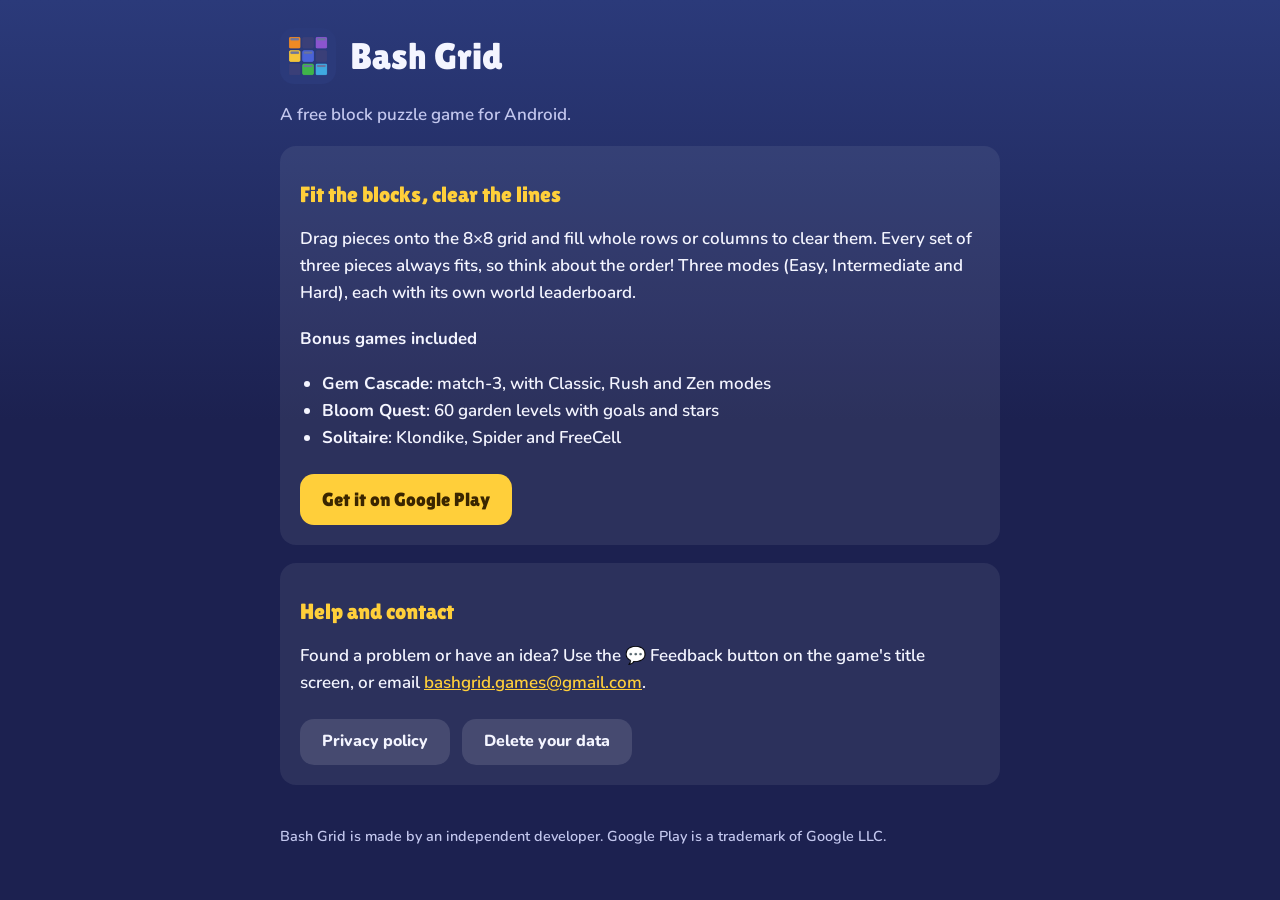
<file: index.html>
<!DOCTYPE html>
<html lang="en">
<head>
<meta charset="utf-8">
<meta name="viewport" content="width=device-width, initial-scale=1">
<title>Bash Grid - block puzzle game for Android</title>
<meta name="description" content="Bash Grid: a free block puzzle game for Android, with bonus games Gem Cascade, Bloom Quest and Solitaire.">
<link rel="icon" href="icon.png">
<link rel="stylesheet" href="style.css">
</head>
<body>
<main>
  <header><img src="icon.png" alt=""><h1>Bash Grid</h1></header>
  <p class="muted">A free block puzzle game for Android.</p>

  <div class="card">
    <h2>Fit the blocks, clear the lines</h2>
    <p>Drag pieces onto the 8×8 grid and fill whole rows or columns to clear them. Every set of three pieces always fits, so think about the order! Three modes (Easy, Intermediate and Hard), each with its own world leaderboard.</p>
    <h3>Bonus games included</h3>
    <ul>
      <li><b>Gem Cascade</b>: match-3, with Classic, Rush and Zen modes</li>
      <li><b>Bloom Quest</b>: 60 garden levels with goals and stars</li>
      <li><b>Solitaire</b>: Klondike, Spider and FreeCell</li>
    </ul>
    <a class="btn" href="https://play.google.com/store/apps/details?id=com.bashgrid.game">Get it on Google Play</a>
  </div>

  <div class="card">
    <h2>Help and contact</h2>
    <p>Found a problem or have an idea? Use the 💬 Feedback button on the game's title screen, or email <a href="mailto:bashgrid.games@gmail.com">bashgrid.games@gmail.com</a>.</p>
    <a class="btn ghost" href="privacy.html">Privacy policy</a>
    <a class="btn ghost" href="delete-data.html">Delete your data</a>
  </div>

  <footer>Bash Grid is made by an independent developer. Google Play is a trademark of Google LLC.</footer>
</main>
</body>
</html>
</file>
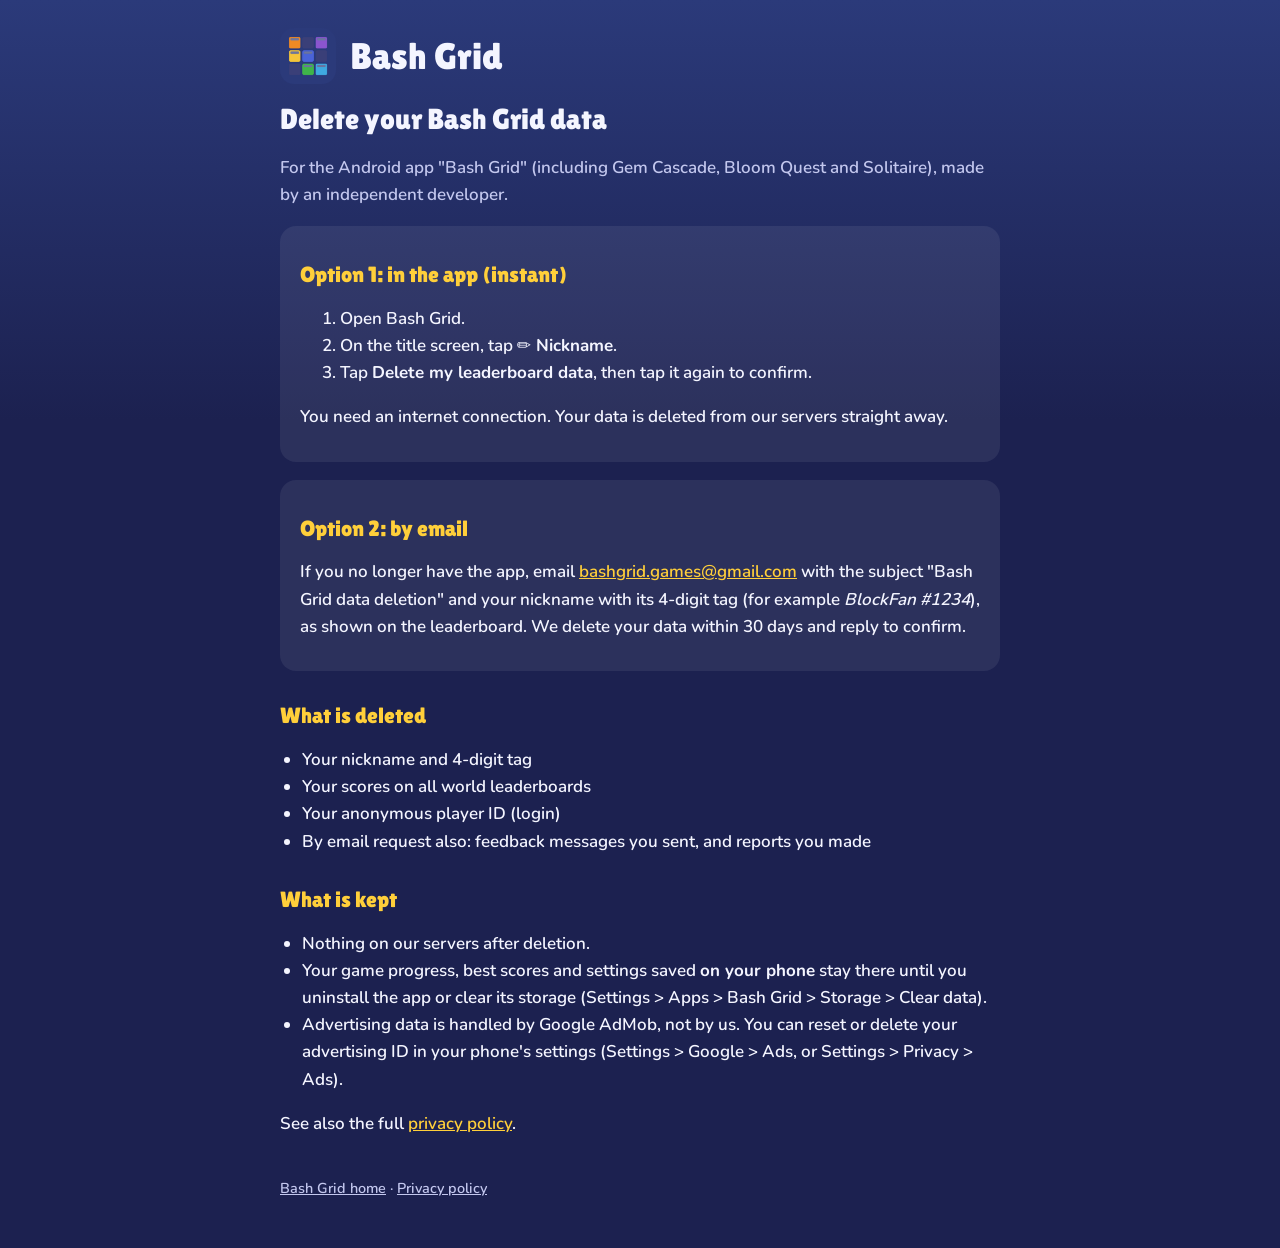
<file: delete-data.html>
<!DOCTYPE html>
<html lang="en">
<head>
<meta charset="utf-8">
<meta name="viewport" content="width=device-width, initial-scale=1">
<title>Delete your data - Bash Grid</title>
<link rel="icon" href="icon.png">
<link rel="stylesheet" href="style.css">
</head>
<body>
<main>
  <header><a href="./"><img src="icon.png" alt=""><h1>Bash Grid</h1></a></header>
  <h1 style="font-size:1.8rem;margin-top:18px">Delete your Bash Grid data</h1>
  <p class="muted">For the Android app "Bash Grid" (including Gem Cascade, Bloom Quest and Solitaire), made by an independent developer.</p>

  <div class="card">
    <h2>Option 1: in the app (instant)</h2>
    <ol>
      <li>Open Bash Grid.</li>
      <li>On the title screen, tap <b>✏️ Nickname</b>.</li>
      <li>Tap <b>Delete my leaderboard data</b>, then tap it again to confirm.</li>
    </ol>
    <p>You need an internet connection. Your data is deleted from our servers straight away.</p>
  </div>

  <div class="card">
    <h2>Option 2: by email</h2>
    <p>If you no longer have the app, email <a href="mailto:bashgrid.games@gmail.com?subject=Bash%20Grid%20data%20deletion">bashgrid.games@gmail.com</a> with the subject "Bash Grid data deletion" and your nickname with its 4-digit tag (for example <i>BlockFan #1234</i>), as shown on the leaderboard. We delete your data within 30 days and reply to confirm.</p>
  </div>

  <h2>What is deleted</h2>
  <ul>
    <li>Your nickname and 4-digit tag</li>
    <li>Your scores on all world leaderboards</li>
    <li>Your anonymous player ID (login)</li>
    <li>By email request also: feedback messages you sent, and reports you made</li>
  </ul>

  <h2>What is kept</h2>
  <ul>
    <li>Nothing on our servers after deletion.</li>
    <li>Your game progress, best scores and settings saved <b>on your phone</b> stay there until you uninstall the app or clear its storage (Settings &gt; Apps &gt; Bash Grid &gt; Storage &gt; Clear data).</li>
    <li>Advertising data is handled by Google AdMob, not by us. You can reset or delete your advertising ID in your phone's settings (Settings &gt; Google &gt; Ads, or Settings &gt; Privacy &gt; Ads).</li>
  </ul>

  <p>See also the full <a href="privacy.html">privacy policy</a>.</p>
  <footer><a href="./">Bash Grid home</a> · <a href="privacy.html">Privacy policy</a></footer>
</main>
</body>
</html>
</file>
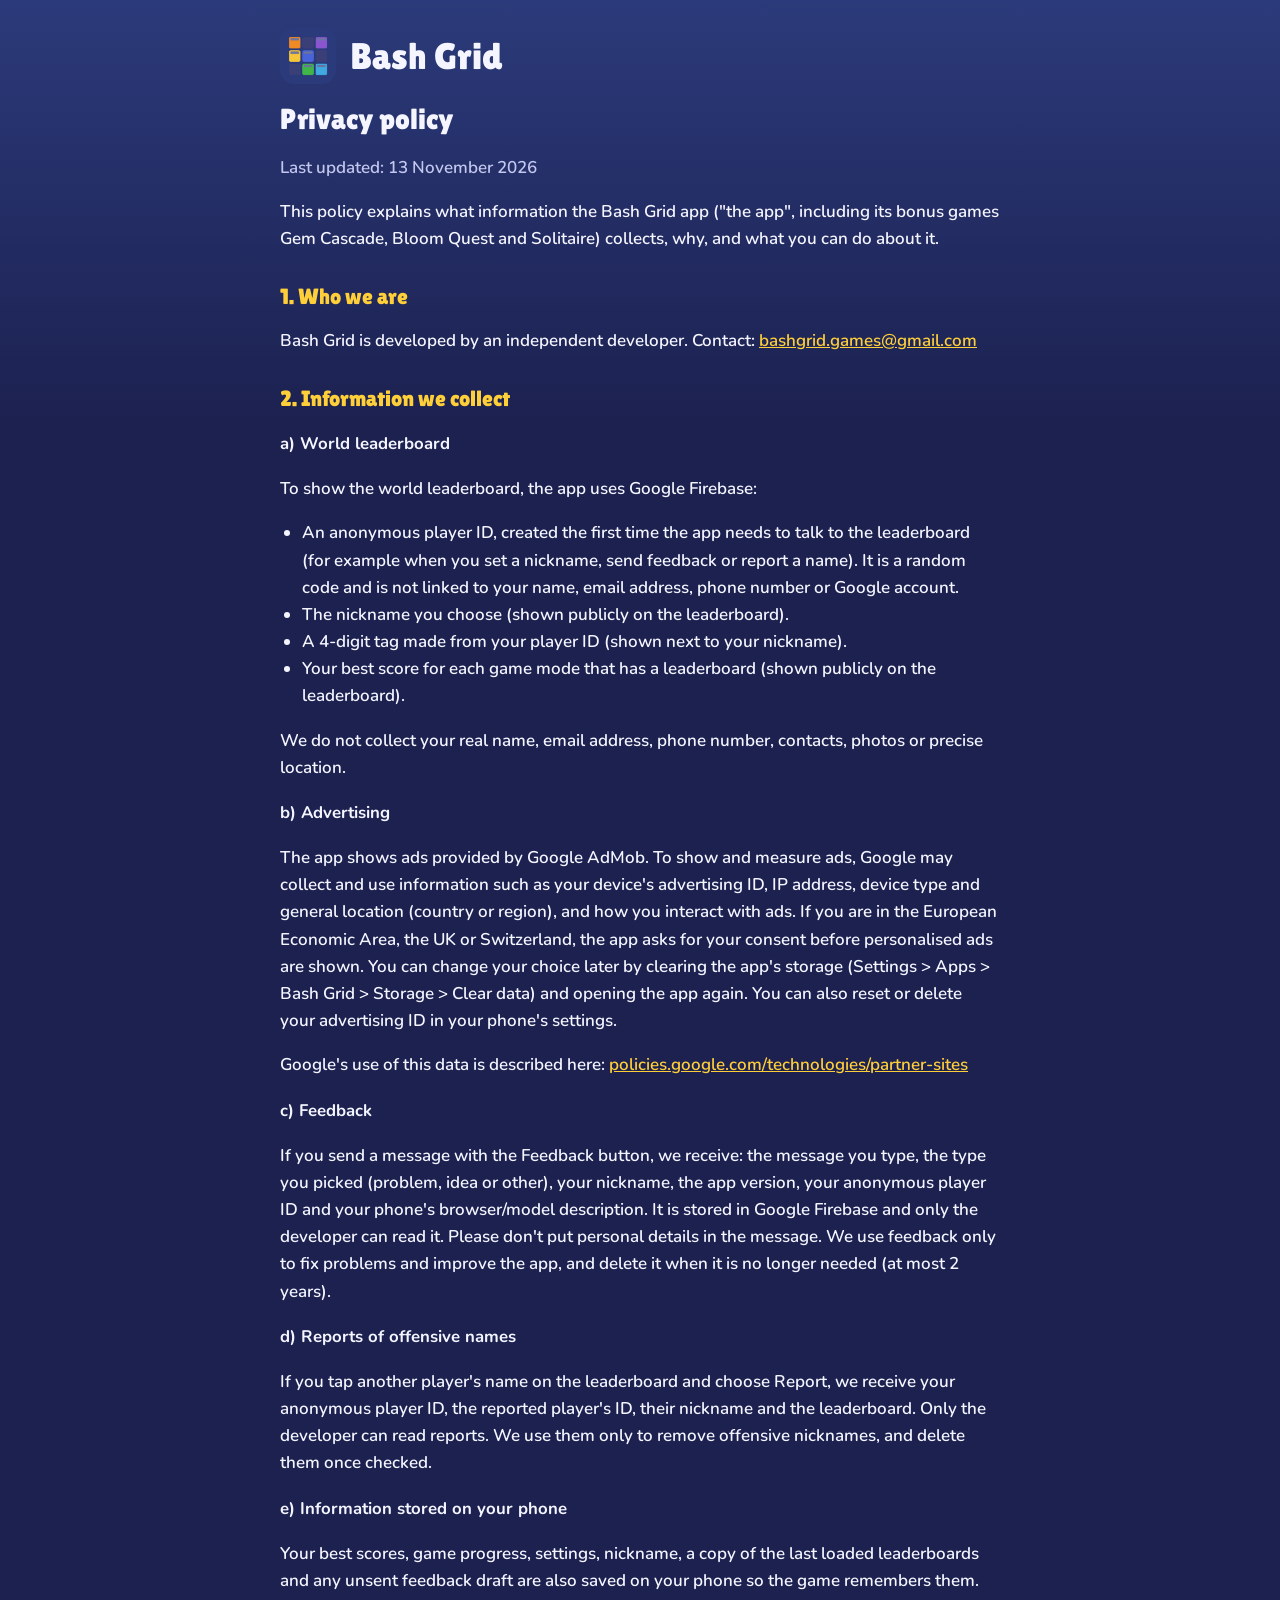
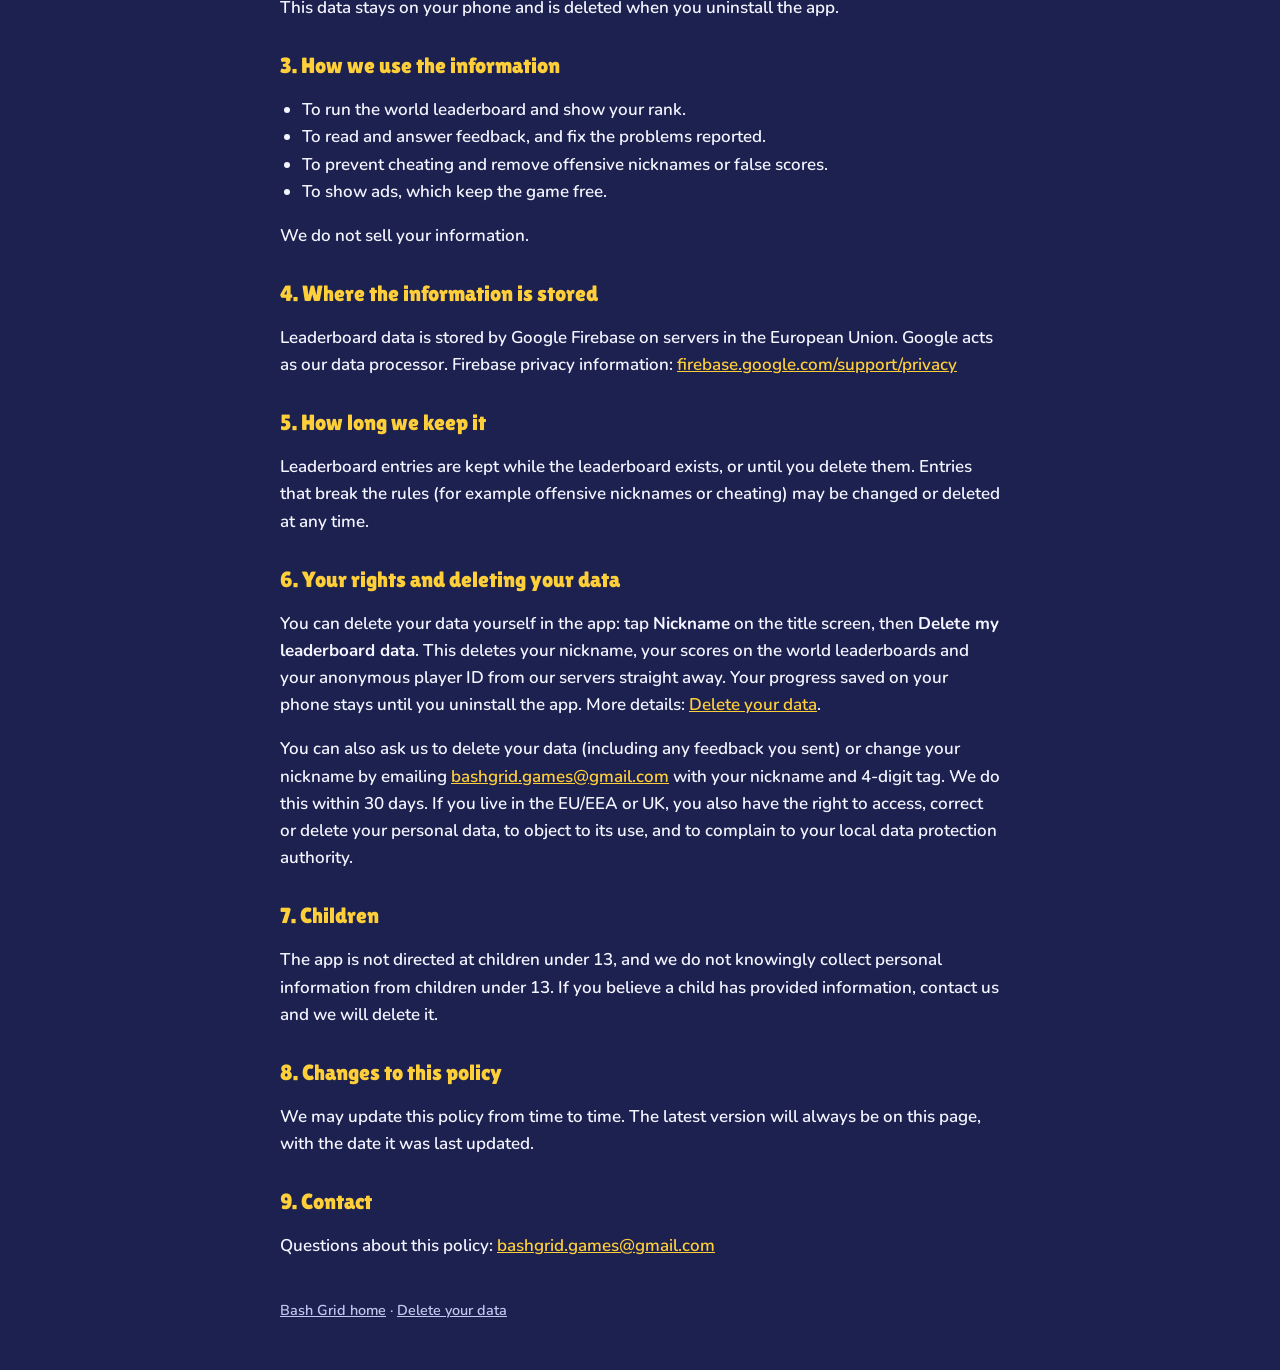
<file: privacy.html>
<!DOCTYPE html>
<html lang="en">
<head>
<meta charset="utf-8">
<meta name="viewport" content="width=device-width, initial-scale=1">
<title>Privacy policy - Bash Grid</title>
<link rel="icon" href="icon.png">
<link rel="stylesheet" href="style.css">
</head>
<body>
<main>
  <header><a href="./"><img src="icon.png" alt=""><h1>Bash Grid</h1></a></header>
  <h1 style="font-size:1.8rem;margin-top:18px">Privacy policy</h1>
  <p class="muted">Last updated: 13 November 2026</p>

  <p>This policy explains what information the Bash Grid app ("the app", including its bonus games Gem Cascade, Bloom Quest and Solitaire) collects, why, and what you can do about it.</p>

  <h2>1. Who we are</h2>
  <p>Bash Grid is developed by an independent developer. Contact: <a href="mailto:bashgrid.games@gmail.com">bashgrid.games@gmail.com</a></p>

  <h2>2. Information we collect</h2>
  <h3>a) World leaderboard</h3>
  <p>To show the world leaderboard, the app uses Google Firebase:</p>
  <ul>
    <li>An anonymous player ID, created the first time the app needs to talk to the leaderboard (for example when you set a nickname, send feedback or report a name). It is a random code and is not linked to your name, email address, phone number or Google account.</li>
    <li>The nickname you choose (shown publicly on the leaderboard).</li>
    <li>A 4-digit tag made from your player ID (shown next to your nickname).</li>
    <li>Your best score for each game mode that has a leaderboard (shown publicly on the leaderboard).</li>
  </ul>
  <p>We do not collect your real name, email address, phone number, contacts, photos or precise location.</p>

  <h3>b) Advertising</h3>
  <p>The app shows ads provided by Google AdMob. To show and measure ads, Google may collect and use information such as your device's advertising ID, IP address, device type and general location (country or region), and how you interact with ads. If you are in the European Economic Area, the UK or Switzerland, the app asks for your consent before personalised ads are shown. You can change your choice later by clearing the app's storage (Settings &gt; Apps &gt; Bash Grid &gt; Storage &gt; Clear data) and opening the app again. You can also reset or delete your advertising ID in your phone's settings.</p>
  <p>Google's use of this data is described here: <a href="https://policies.google.com/technologies/partner-sites">policies.google.com/technologies/partner-sites</a></p>

  <h3>c) Feedback</h3>
  <p>If you send a message with the Feedback button, we receive: the message you type, the type you picked (problem, idea or other), your nickname, the app version, your anonymous player ID and your phone's browser/model description. It is stored in Google Firebase and only the developer can read it. Please don't put personal details in the message. We use feedback only to fix problems and improve the app, and delete it when it is no longer needed (at most 2 years).</p>

  <h3>d) Reports of offensive names</h3>
  <p>If you tap another player's name on the leaderboard and choose Report, we receive your anonymous player ID, the reported player's ID, their nickname and the leaderboard. Only the developer can read reports. We use them only to remove offensive nicknames, and delete them once checked.</p>

  <h3>e) Information stored on your phone</h3>
  <p>Your best scores, game progress, settings, nickname, a copy of the last loaded leaderboards and any unsent feedback draft are also saved on your phone so the game remembers them. This data stays on your phone and is deleted when you uninstall the app.</p>

  <h2>3. How we use the information</h2>
  <ul>
    <li>To run the world leaderboard and show your rank.</li>
    <li>To read and answer feedback, and fix the problems reported.</li>
    <li>To prevent cheating and remove offensive nicknames or false scores.</li>
    <li>To show ads, which keep the game free.</li>
  </ul>
  <p>We do not sell your information.</p>

  <h2>4. Where the information is stored</h2>
  <p>Leaderboard data is stored by Google Firebase on servers in the European Union. Google acts as our data processor. Firebase privacy information: <a href="https://firebase.google.com/support/privacy">firebase.google.com/support/privacy</a></p>

  <h2>5. How long we keep it</h2>
  <p>Leaderboard entries are kept while the leaderboard exists, or until you delete them. Entries that break the rules (for example offensive nicknames or cheating) may be changed or deleted at any time.</p>

  <h2>6. Your rights and deleting your data</h2>
  <p>You can delete your data yourself in the app: tap <b>Nickname</b> on the title screen, then <b>Delete my leaderboard data</b>. This deletes your nickname, your scores on the world leaderboards and your anonymous player ID from our servers straight away. Your progress saved on your phone stays until you uninstall the app. More details: <a href="delete-data.html">Delete your data</a>.</p>
  <p>You can also ask us to delete your data (including any feedback you sent) or change your nickname by emailing <a href="mailto:bashgrid.games@gmail.com">bashgrid.games@gmail.com</a> with your nickname and 4-digit tag. We do this within 30 days. If you live in the EU/EEA or UK, you also have the right to access, correct or delete your personal data, to object to its use, and to complain to your local data protection authority.</p>

  <h2>7. Children</h2>
  <p>The app is not directed at children under 13, and we do not knowingly collect personal information from children under 13. If you believe a child has provided information, contact us and we will delete it.</p>

  <h2>8. Changes to this policy</h2>
  <p>We may update this policy from time to time. The latest version will always be on this page, with the date it was last updated.</p>

  <h2>9. Contact</h2>
  <p>Questions about this policy: <a href="mailto:bashgrid.games@gmail.com">bashgrid.games@gmail.com</a></p>

  <footer><a href="./">Bash Grid home</a> · <a href="delete-data.html">Delete your data</a></footer>
</main>
</body>
</html>
</file>
<file: style.css>
/* Bash Grid website. Fonts are hosted here too (nothing is loaded from Google Fonts or anywhere else). */
@font-face { font-family: 'Lilita One'; font-weight: 400; font-display: swap; src: url(fonts/LilitaOne-latin.woff2) format('woff2'); }
@font-face { font-family: 'Nunito'; font-weight: 400 900; font-display: swap; src: url(fonts/Nunito-latin.woff2) format('woff2'); }

:root { --sky: #2B3A7A; --navy: #1C2150; --gold: #ffcf3a; --text: #f4f5ff; --muted: #c3c7ee; }
* { box-sizing: border-box; }
html { background: var(--navy); }
body {
  margin: 0; min-height: 100vh; color: var(--text); line-height: 1.6;
  font-family: 'Nunito', system-ui, sans-serif; font-size: 17px;
  background: linear-gradient(180deg, var(--sky), var(--navy) 420px);
}
main { max-width: 760px; margin: 0 auto; padding: 28px 20px 48px; }
header { display: flex; align-items: center; gap: 14px; margin-bottom: 8px; }
header img { width: 56px; height: 56px; border-radius: 14px; }
header a { color: inherit; text-decoration: none; display: flex; align-items: center; gap: 14px; }
h1, h2 { font-family: 'Lilita One', system-ui, sans-serif; font-weight: 400; line-height: 1.2; }
h1 { font-size: 2.3rem; margin: 0; }
h2 { font-size: 1.35rem; margin: 2rem 0 .4rem; color: var(--gold); }
h3 { font-size: 1.05rem; margin: 1.2rem 0 .2rem; }
p, li { color: var(--text); }
.muted { color: var(--muted); }
a { color: var(--gold); }
ul { padding-left: 1.3em; }
.card { background: rgba(255,255,255,.07); border-radius: 16px; padding: 4px 20px 14px; margin: 18px 0; }
.btn {
  display: inline-block; background: var(--gold); color: #3a2600; text-decoration: none;
  font-family: 'Lilita One', system-ui, sans-serif; font-size: 1.2rem; padding: 10px 22px; border-radius: 14px; margin: 6px 8px 6px 0;
}
.btn.ghost { background: rgba(255,255,255,.12); color: var(--text); font-family: 'Nunito', sans-serif; font-weight: 800; font-size: 1rem; }
footer { margin-top: 40px; font-size: .9rem; color: var(--muted); }
footer a { color: var(--muted); }
</file>
